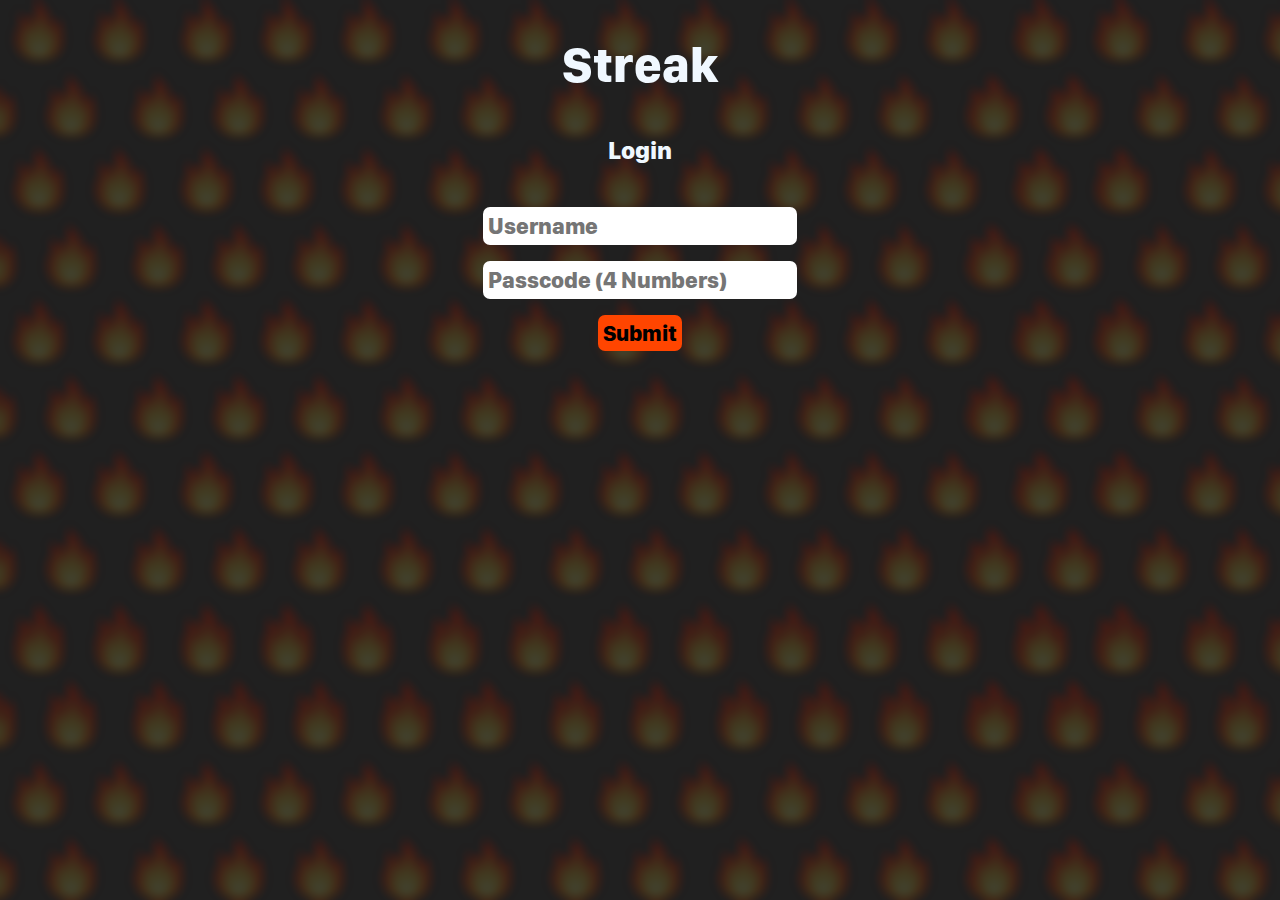
<file: streak/index.html>
<!DOCTYPE html>
<html lang="en">
<head>
    <meta charset="UTF-8">
    <meta http-equiv="X-UA-Compatible" content="IE=edge">
    <meta name="viewport" content="width=device-width, initial-scale=1.0">
    <title>Streak - Login</title>
    <link rel="stylesheet" href="assets/css/login.css">
    <script src="assets/js/user.js"></script>
</head>
<body>
    <section>
        <h1>Streak</h1>
        <h5>Login</h5>
        <form>
            <input type="text" id="username" placeholder="Username" required/><br><p></p>
            <input type="text" id="pass" placeholder="Passcode (4 Numbers)" maxlength="4" required/><br><p id="txtbox"></p>
            <input type="button" id="btn" value="Submit" onclick=login()>
        </form>
        <span><h6 id="txt"></h6></span>
    </section>
</body>
</html>
</file>
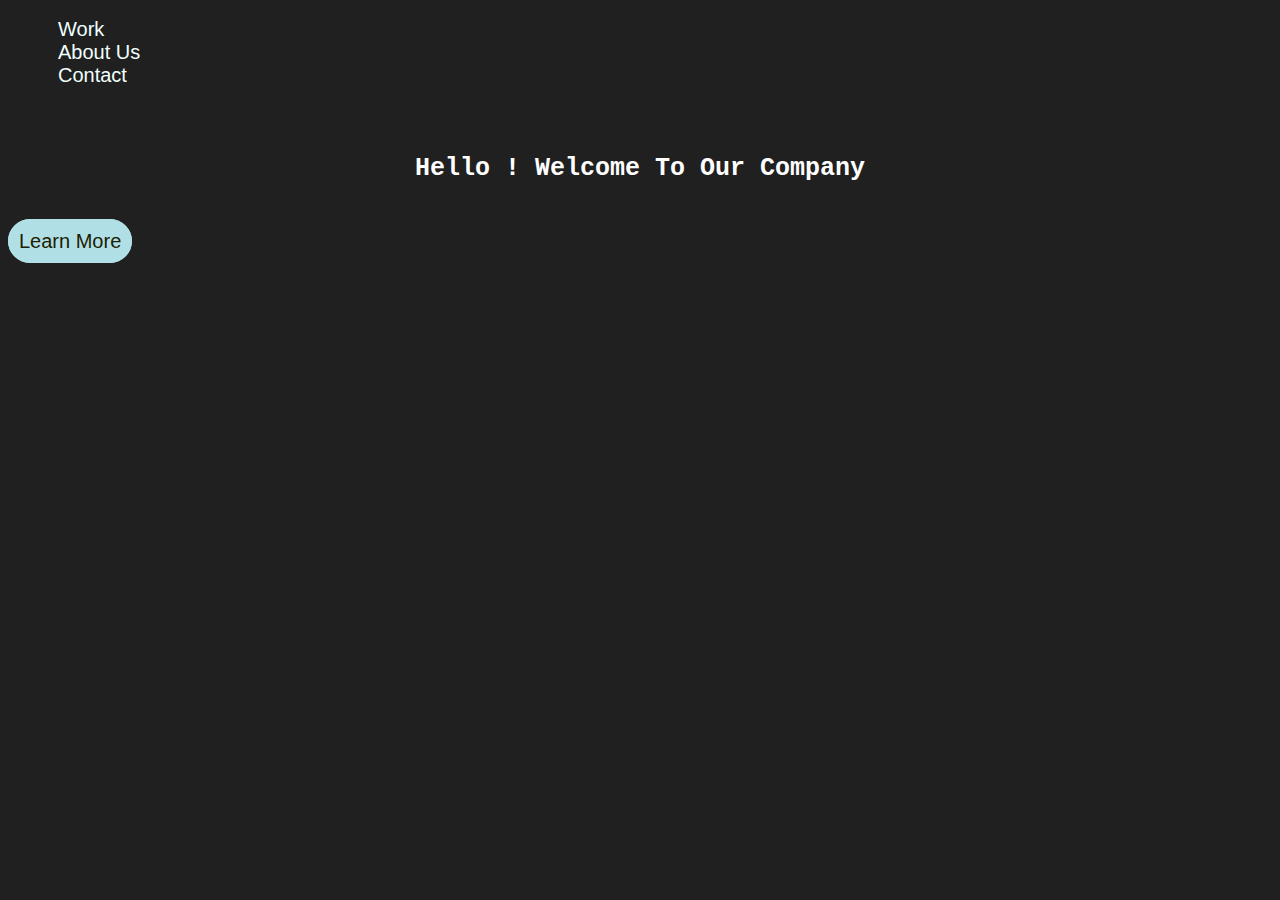
<file: sites/Company/index.html>
<!DOCTYPE html>
<html lang="en">
<head>
    <link rel="stylesheet" href="main.css">
    <meta charset="UTF-8">
    <meta name="viewport" content="width=device-width, initial-scale=1.0">
    <title>Company</title>
</head>
<body>
    <header class="nav">
        <div>
            <a class="navtxt" href="#" title="Work ;)">Work</a><br>
            <a class="navtxt" href="#" title="About Our Company ;)">About Us</a><br>
            <a class="navtxt" href="#" title="Contact Us ;)">Contact</a><br>
        </div>
    </header>
    <section class="position">
        <h1 class="title">
            Hello ! Welcome To Our Company
        </h1>
        <a class="btn" href="#presentation">Learn More</a>
        </a>
    </section>
    </span>
</body>
</html>
</file>
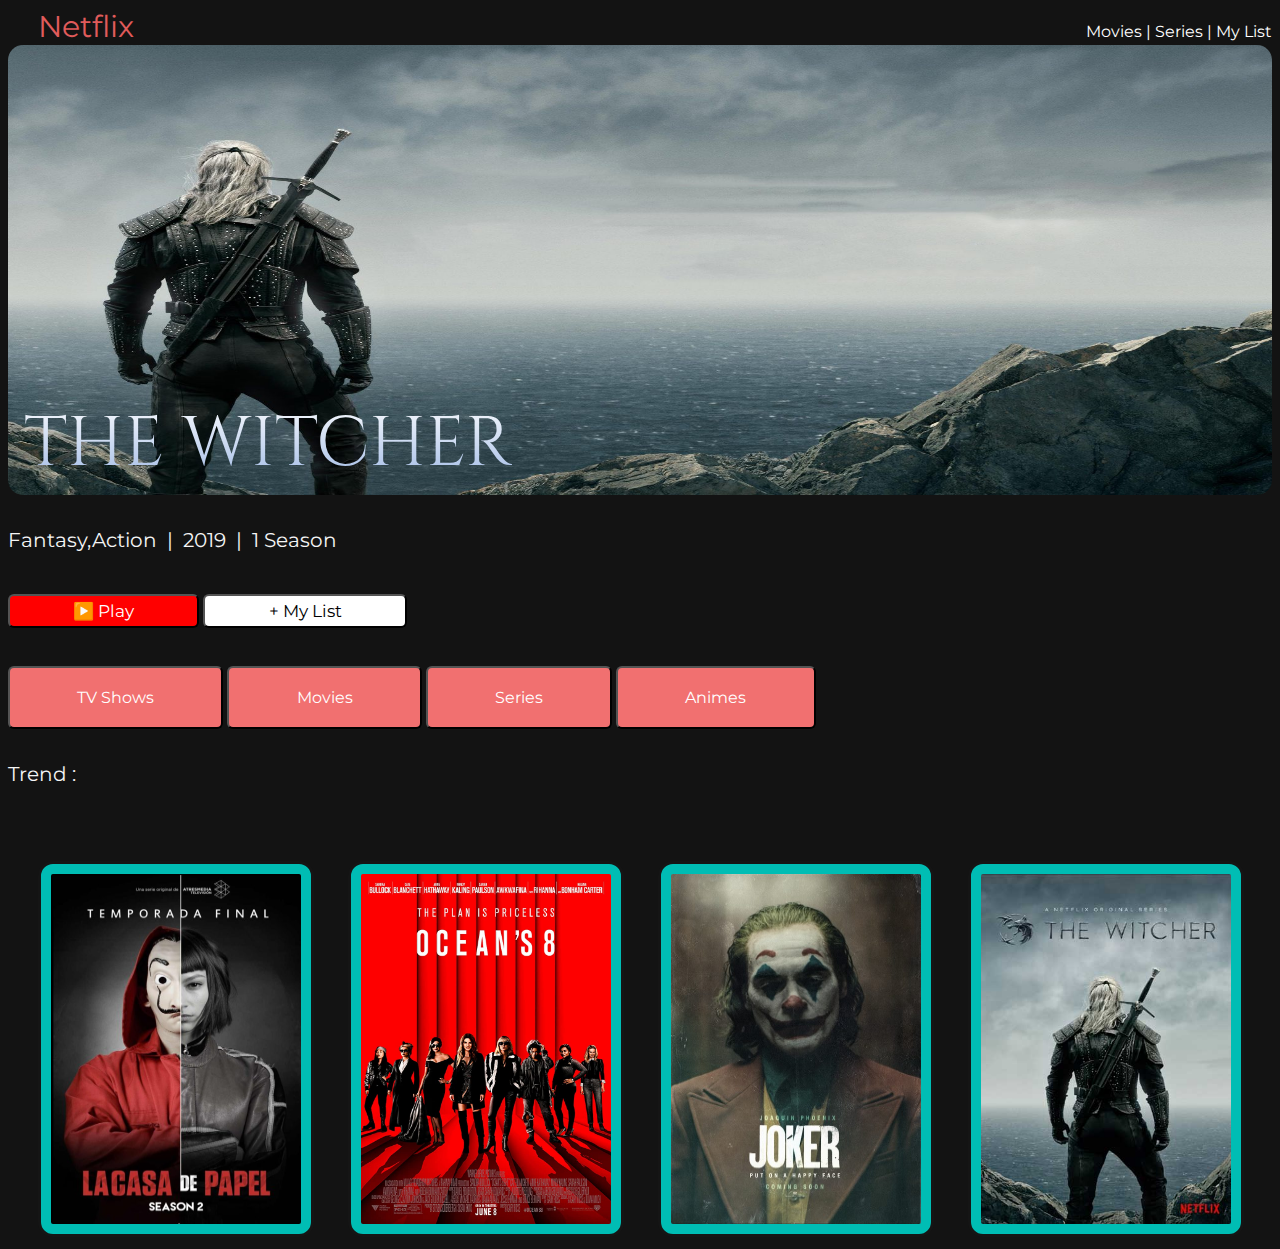
<file: sites/Netflix/index.html>
<!DOCTYPE html>
<head>
  <meta name="robots" content="noimageindex, noarchive">
  <meta name="apple-mobile-web-app-status-bar-style" content="default">
  <meta name="mobile-web-app-capable" content="yes">
  <meta name="theme-color" content="#ffffff">
  <meta id="viewport" name="viewport" content="width=device-width, initial-scale=1, minimum-scale=1, maximum-scale=1, viewport-fit=cover">
  <meta charset="UTF-8">
  <meta name="viewport" content="width=device-width, initial-scale=1.0">
  <meta http-equiv="X-UA-Compatible" content="ie=edge">
  <link rel="stylesheet" href="main.css">
  <title>Netflix</title>
</head>
<body>
  <header>
    <a href="#logo" style="font-size: 30px;Color:rgb(224, 91, 91);padding-right: 75%;">Netflix</a>
    <a href="#movie">Movies</a>
    <a> | </a>
    <a href="#serie">Series</a>
    <a> | </a>
    <a href="#mylist">My List</a>
  </header>
  <div class="container">
   <img src="assets/img/witcher.jpg">
   <div class="movie-title">THE WITCHER</div>
  </div>
<section>
  <!--<h1 style="color: SkyBlue">THE WITCHER</h1>-->
  <h2 style="font-size: 20px;">Fantasy,Action&nbsp;&nbsp;|&nbsp;&nbsp;2019&nbsp;&nbsp;|&nbsp;&nbsp;1 Season</h2>
  <button href="#">▶️ Play</button>
  <button href="#" style="color:black;background:white;">+ My List</button>
</section>
<button class="mybtn" href="#">&nbsp;TV Shows&nbsp;</button>
<button class="mybtn" href="#">&nbsp;Movies&nbsp;</button>
<button class="mybtn" href="#">&nbsp;Series&nbsp;</button>
<button class="mybtn" href="#">&nbsp;Animes&nbsp;</button>
<section>
  <h3>Trend :</h3>
  <img class="series-img" src="assets/img/lcdp.jpg" href="#">
  <img class="series-img" src="assets/img/serie1.jpg" href="#">
  <img class="series-img" src="assets/img/joker.jpg" href="#">
  <img class="series-img" src="assets/img/the-witcher.jpg" href="#">
</section>
</body>
</file>
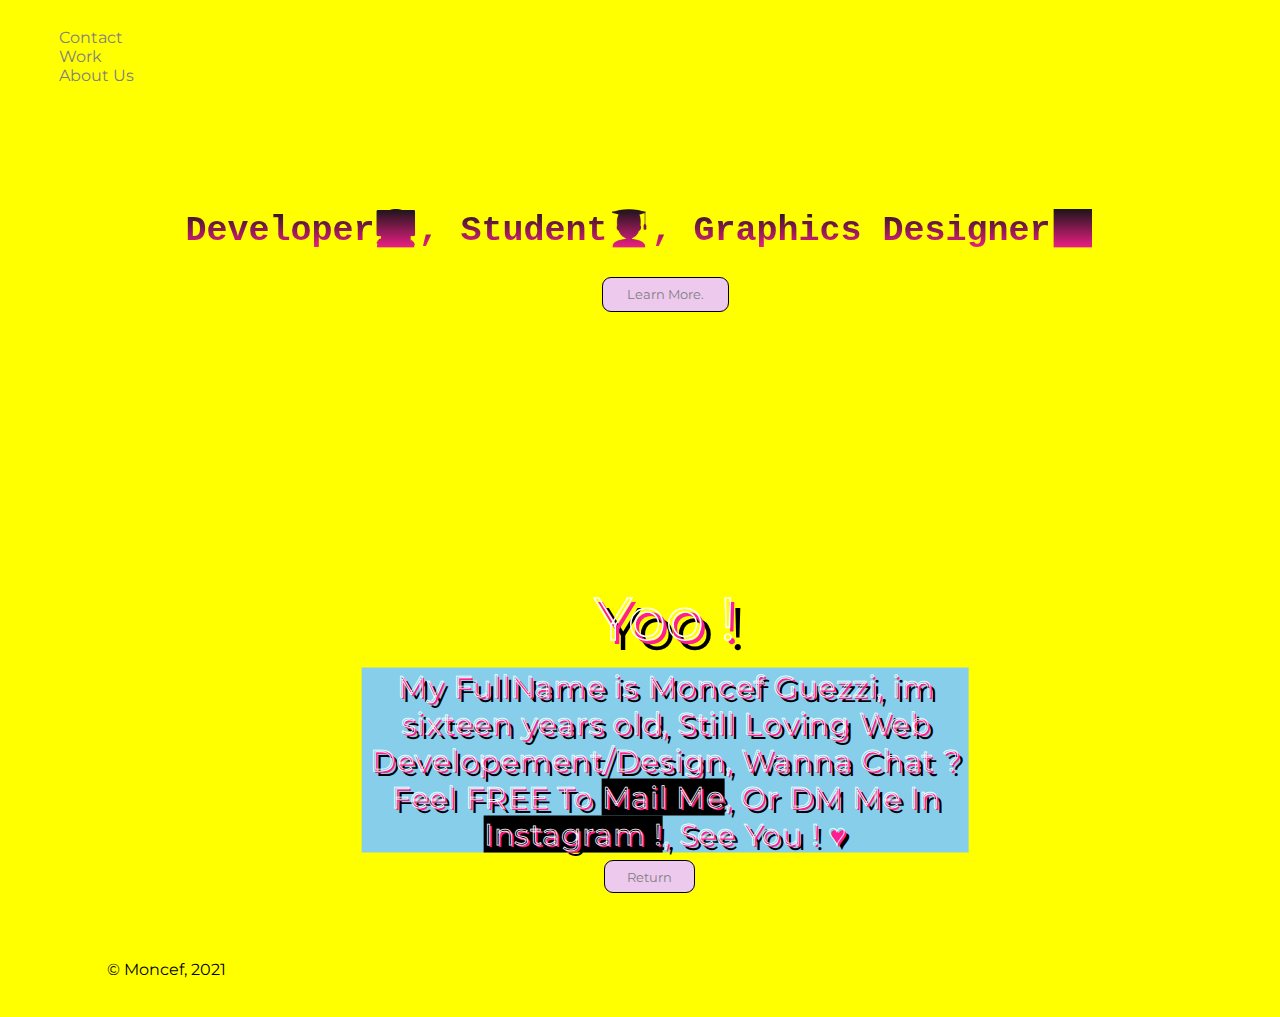
<file: sites/Porfolio/index.html>
<!-- Welcome To The Source Code Haha °_°

    ========         ====        ====
    ==========        ====      ====    
    ====    ====       ====    ====     
    ====   ====         ====  ====      
    ==========            ======        
    ====   ====            ====         
    ====    ====           ====         
    ==========             ====         
    =========              ====

    ==           ==      ===      =====      ====       ======   ==========   ===========       INSTA: @MONCXF
    ====       ====    ==   ==    =======    ====     ========   ==========   ===========       FACEBOOK: MONCEF.GUEZ.1
    ======   ======   ==     ==   ==== ===   ====    ====        ===          ====              SNAPCHAT: @MONCEF.GZ
    ==== == == ====  ===     ===  ====  ===  ====   ===          =======      =======           
    ====  ===  ====  ===     ===  ====   === ====   ===          =======      =======           
    ====       ====   ==     ==   ====    =======    ====        ===          ====
    ====       ====    ==   ==    ====     ======     ========   ==========   ====
    ====       ====      ===      ====      =====       ======   ==========   ====                 © Moncef Guezzi
-->
<!doctype html>
<head>
    <title>Moncef Guezzi - Web, Games, Apps Developer</title>
    <link rel="stylesheet" href="main.css">
    <meta charset="UTF-8">
    <meta name="viewport" content="width=device-width, initial-scale=1.0">
</head>
<body>
    <section title="Hey Again :)♥">
        <a style="text-decoration: none;" href="#" title="Contact Me ;)">Contact</a>
        <br></b>
        <a style="text-decoration: none;" href="#" title="Work Together ?">Work</a>
        <br></b>
        <a style="text-decoration: none;" href="#" title="Learn More About Me HaHaHaHa">About Us</a>
    </section>
    <h1>Developer👨🏼‍💻, Student👨🏻‍🎓, Graphics Designer🖼️</h1>
    <section class="btn-pos">
    <a href="#presentation" class="btn" title="Learn More About Me ;)">Learn More.</a>
    </section>
    <section id="presentation">
        <section class="text-pos">
    <span title="Hello :)">
        Yoo !
    </span>
    <span class="text"  title="Presentation About Your Friend Moncef :)">
        My FullName is Moncef Guezzi, im sixteen years old, Still Loving Web Developement/Design,
        Wanna Chat ? Feel FREE To <a class="link" href="mailto:moncefgz05@gmail.com" style="background: black;text-decoration: none;" title="My E-mail :)">Mail Me</a>, 
        Or DM Me In <a class="link" href="https://instagram.com/moncxf" style="background: black;text-decoration: none;" title="My Instagram ;)">Instagram !</a>, See You ! ♥
    </span>
    <br></br>
    <br></br>
    <br></br>
    <br></br>    <br></br>
    <br></br>
    <br></br>
    <br></br>    <br></br>
    <br></br>
        <section class="btn-pos2">
    <a href="#" class="btn-return" title="click to return ;)">Return</a>
        </section>
    <br></br>
    <br></br>
    <br></br>
    <footer>&copy; Moncef, 2021</footer>
    <br></br>
    </section>
</section>
</body>
</file>
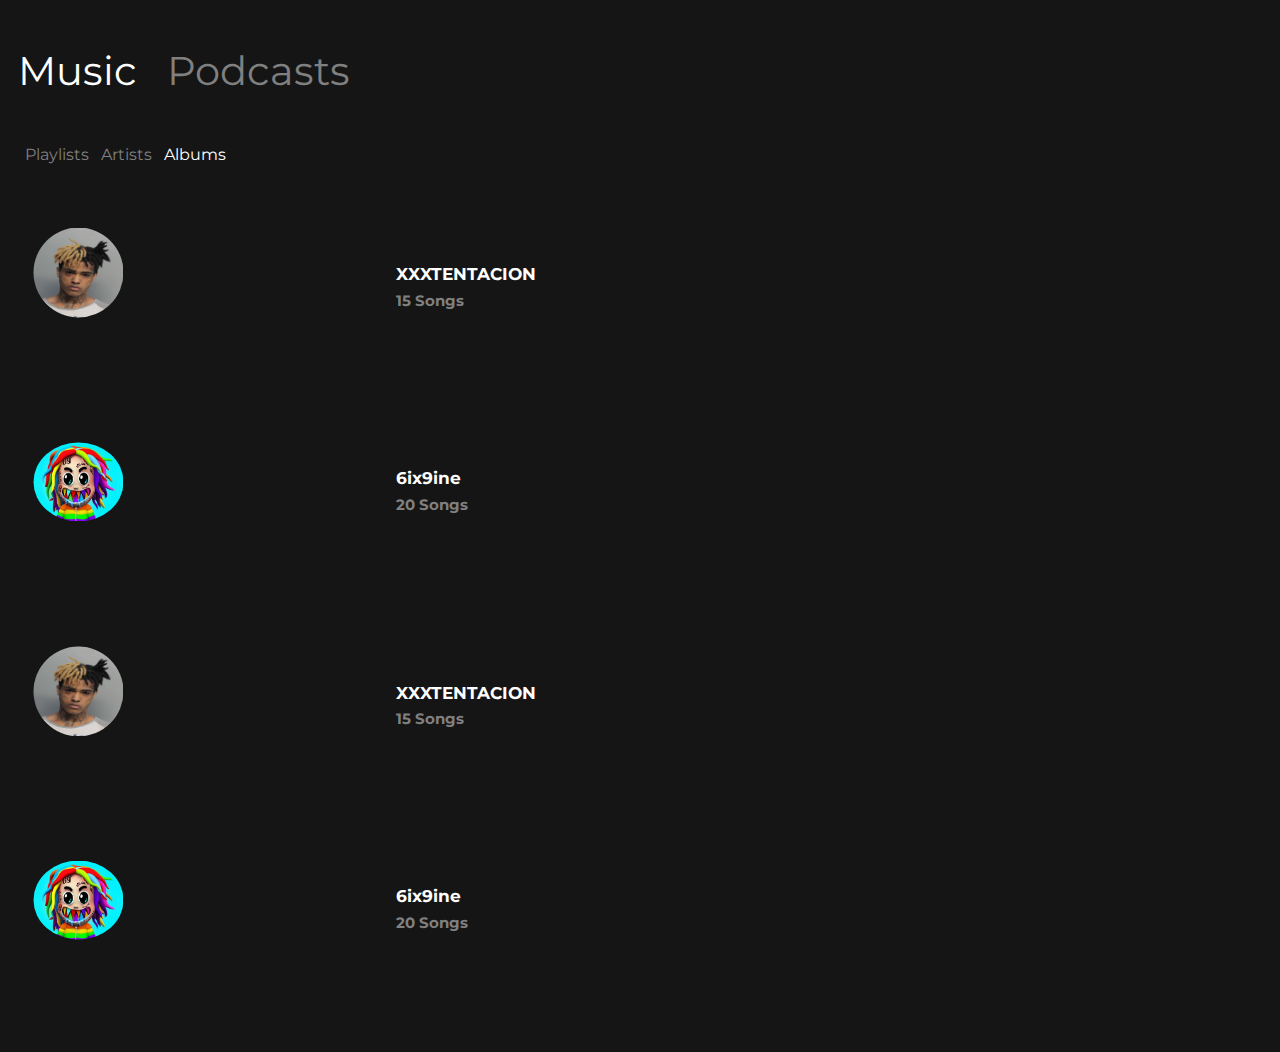
<file: sites/Spotify/index.html>
<!doctype html>
<head>
    <meta name="viewport" content="width=device-width, initial-scale=1">
    <link rel="stylesheet" href="main.css">
    <title>Spotify</title>
</head>
<body>
    <header>
        <a href="#music">&nbsp;Music&nbsp;</a>
        <a href="#Podcasts" style="color: gray;">&nbsp;Podcasts&nbsp;</a>
    </header>
    <section>
        <a href="#" style="color: gray;">&nbsp;Playlists&nbsp;</a>
        <a href="#" style="color: gray;">&nbsp;Artists&nbsp;</a>
        <a href="#">&nbsp;Albums&nbsp;</a>
    </section>
    <section>
        <img src="img/Xxxtentacion.jpg"><h3>XXXTENTACION</h3><h4>15 Songs</h4>
        <img src="img/69.jpg"><h3>6ix9ine</h3><h4>20 Songs</h4>
        <img src="img/Xxxtentacion.jpg"><h3>XXXTENTACION</h3><h4>15 Songs</h4>
        <img src="img/69.jpg"><h3>6ix9ine</h3><h4>20 Songs</h4>
    </section>
</body>
</file>
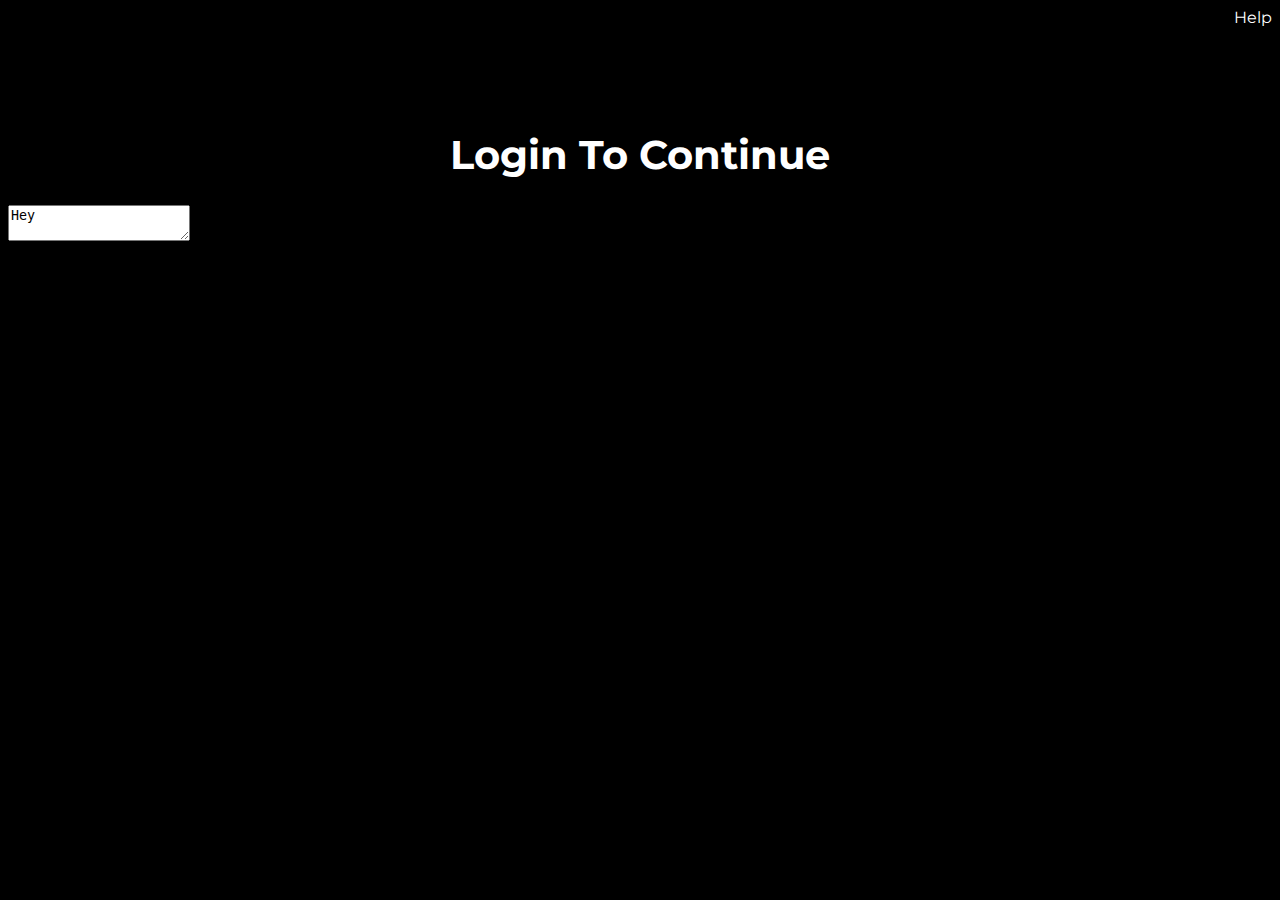
<file: sites/Netflix/login.html>
<!DOCTYPE html>
<head>
    <title>Netflix - Login</title>
    <style>
        @import url('https://fonts.googleapis.com/css2?family=Montserrat:wght@600&display=swap');
        body {
            background: Black;
        }
        header {
            text-align: right;
            font-family: Montserrat;
        }
        a {
            text-decoration: none;
            color:white;
        }
        h1 {
            padding-top: 6%;
            text-align: center;
            font-size: 40px;
            color: White;
            font-family: Montserrat;
        }
    </style>
</head>
<body>
    <header>
        <a href="#">Help</a>
    </header>
    <section>
        <h1>Login To Continue</h1>
    </section>
    <section>
        <textarea>Hey</textarea>
    </section>
</body>
</file>
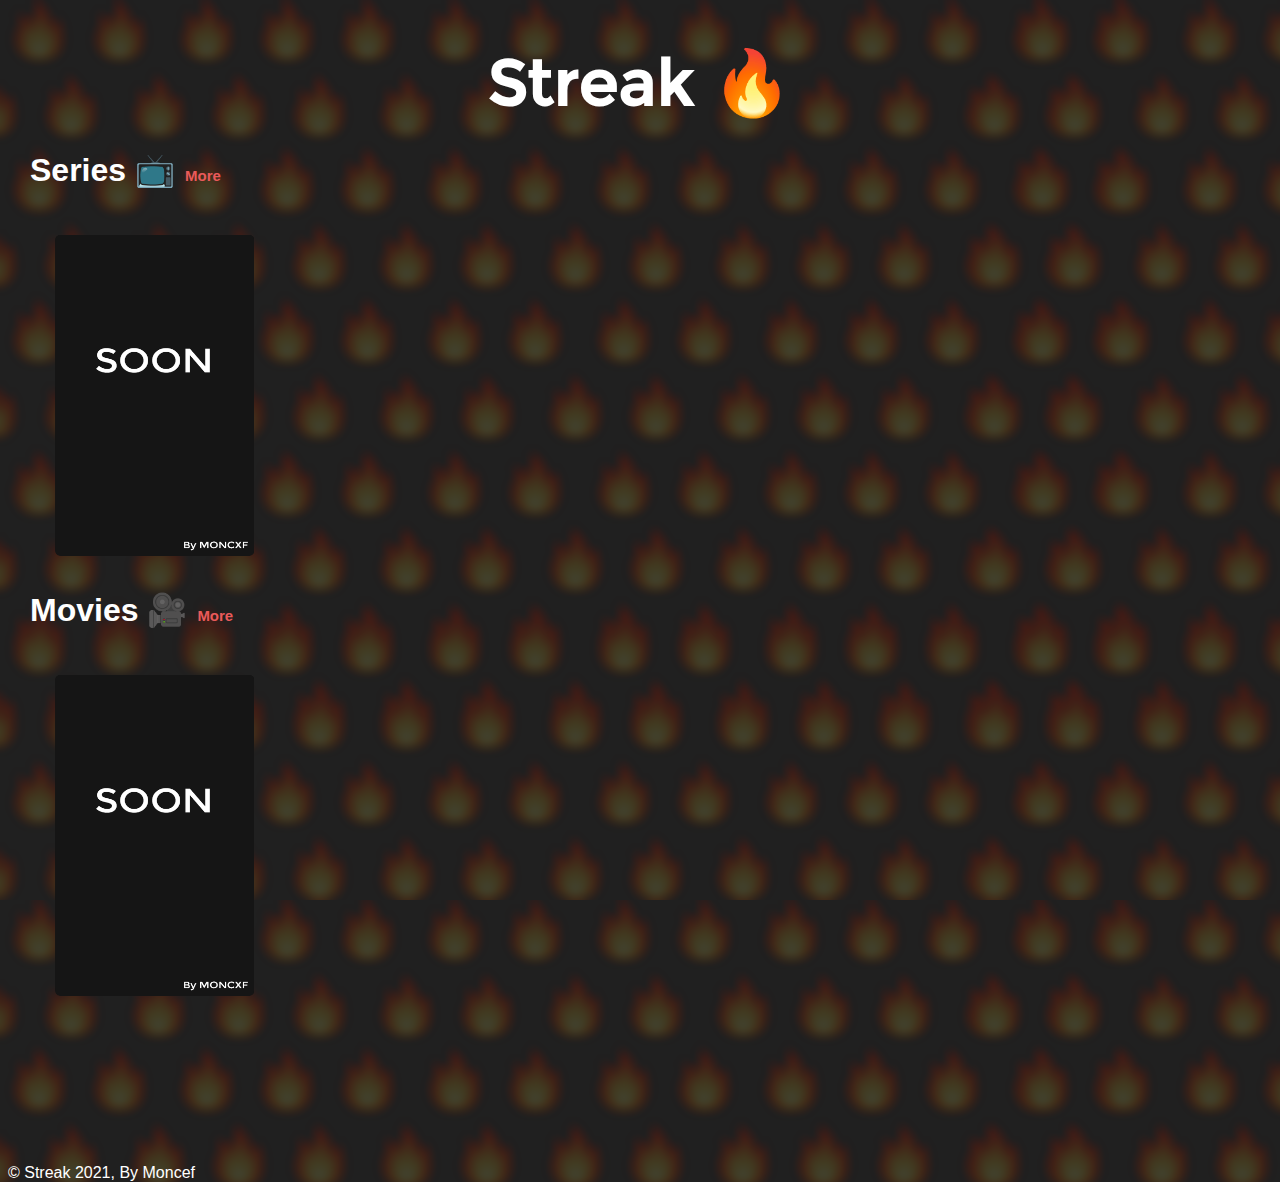
<file: streak/app/home.html>
<!DOCTYPE html>
<html lang="en">
<head>
    <meta charset="UTF-8">
    <meta http-equiv="X-UA-Compatible" content="IE=edge">
    <meta name="viewport" content="width=device-width, initial-scale=1.0, user-scalable=no">
    <title>Streak, Watch For Free</title>
    <link rel="shortcut icon" href="../assets/img/icon.png">
    <link rel="stylesheet" href="../assets/css/fronted.css">
    <script>
        // alert("Hey, just wanna say that this site is under developement, thanks for your visit !")
        function myFunc(){
            alert('This Is Just A Test Website, Thanks For Checking My Work Ma Friend ;)  moncef ♥');
        }
        function tab(){
            alert("Click OK To Enter To The Settings")
            alert("Soon lmao meskin pas encore")
        }
    </script>
</head>
<body>
    <section class="nav">
        <h1>Streak 🔥</h1>
    </section>
    <section class="series">
        <h1 class="txt">Series 📺<a href="#" class="more">More</a></h1>
        <div class="slider">
        <img src="../assets/img/thumb.png" class="thumb" onclick=myFunc()>
        </div>
    </section>
    <section class="movies">
        <h1 class="txt">Movies 🎥<a href="#" class="more">More</a></h1>
        <div class="slider">
        <img src="../assets/img/thumb.png" class="thumb" onclick=myFunc()>
        </div>
    </section>
    <!-- <a href="#" class="btn" onclick=tab() title="Settings">+</a> -->
    <footer>&copy; Streak 2021, By Moncef</footer>
</body>
</html>
</file>
<file: streak/assets/css/login.css>
@font-face{
    font-family: mont;
    src: url(../fonts/ios.otf);
}
body {
    background-image: url('../img/bg.png');
    font-family: mont;
    color: aliceblue;
    user-select:none;
}
header {
    text-align: right;
}
a {
    text-decoration: none;
    font-size: 25px;
    font-weight: bold;
    color: aliceblue;
}
h1 {
    font-size: 50px;
}
h5 {
    font-size: 25px;
}
section {
    text-align: center;
}
input {
    border: none;
    font-family: mont;
    font-size: 23px;
    padding: 5px;
    border-radius: 7px;
    background: white;
    transition-duration: .3s;
}
input:hover, input:focus{
    border: 3px solid black;
    font-size: 23.5px;
    padding: 6px;
    background: rgb(230, 230, 230);
}
#btn {
    font-size: 22px;
    padding: 5px;
    border: none;
    border-radius: 7px;
    background: orangered;
    color: black;
    transition-duration: .3s;
    font-weight: bold;
}
#btn:focus, #btn:hover{
    font-size: 25px;
    padding: 6px;
    border: none;
}
h6 {
    font-weight: bold;
    font-size: 12px;
}
</file>
<file: sites/Company/main.css>
html {
    scroll-behavior: smooth;
}
body {
    overflow: hidden;
    background: #202020;
}
.navtxt {
    text-decoration: none;
    color: azure;
    font-family: arial;
    font-size: 20px;
    position: relative;
    right: -50px;
    top: 10px;
}
.navtxt:hover {
    color: rgb(179, 162, 179);
    font-size: 23px;
    transition-duration: 0.25s;
    position: relative;
    right: -60px;
}
.title {
    text-align: center;
    font-family: Courier;
    color: white;
    font-size: 25px;
    position: relative;
    top: 60px;
}
.title:hover {
    color:skyblue;
    font-size: 26px;
    transition-duration: 0.25s;
}
.btn {
    border: 1px solid powderblue;
    border-radius: 30px;
    padding: 10px;
    position: relative;
    top: 90px;
    background-color: powderblue;
    font-size: 20px;
    font-family: arial;
    text-decoration: none;
    color: #202002;
}
.presentation {
    text-align: center;
    position: relative;
    top: 300px;
}
</file>
<file: sites/Netflix/main.css>
@import url('https://fonts.googleapis.com/css2?family=Montserrat:wght@600&display=swap');
@import url('https://fonts.googleapis.com/css2?family=Cinzel:wght@500&display=swap');
body {
    background: #131313;
}
h1 {
    color:aliceblue;
    font-family: -apple-system, BlinkMacSystemFont, 'Segoe UI', Roboto, Oxygen, Ubuntu, Cantarell, 'Open Sans', 'Helvetica Neue', sans-serif;
}
h2 {
    color:whitesmoke;
    font-family:'Montserrat';
    font-weight:normal;
    font-size:13px;
    padding-top: 1%;
    padding-bottom: 2%;
}
img {
    width: 100%;
    height: 450px;
    background:  #00bdb4;
    border-radius: 15px;
}
button {
    border-radius: 6px;
    font-family: Montserrat;
    color: White;
    background: red;
    font-size: 17px;
    padding-left: 5%;
    padding-right: 5%;
    padding-top: 5px;
    padding-bottom: 5px;
}
a {
    font-family: Montserrat;
    text-decoration: None;
    color: white;
}
header {
    text-align: right;
}
.mybtn {
    margin-top: 3%;
    border-radius: 6px;
    font-family: Montserrat;
    color: White;
    background: rgb(241, 112, 112);
    font-size: 16px;
    padding-left: 5%;
    padding-right: 5%;
    padding-top: 20px;
    padding-bottom: 20px;
}
.container {
    position: relative;
    text-align: center;
    color: white;
  }
  .movie-title {
    position: absolute;
    bottom: 8px;
    left: 16px;
    background: -webkit-linear-gradient(#ffffff, #98b4e3);
    -webkit-background-clip: text;
    -webkit-text-fill-color: transparent;
    font-size: 70Px;
    font-family: Cinzel;
  }
  h3 {
    color:whitesmoke;
    font-family:'Montserrat';
    font-weight:normal;
    font-size:20px;
    padding-top: 1%;
    padding-bottom: 2%;
  }
  .series-img {
      width: 250px;
      height: 350px;
      margin: auto;
      margin-top: 30px;
      margin-left: 30px;
      padding: 10px;
      border: #151515 solid 3px;
  }
</file>
<file: sites/Porfolio/main.css>
@import url('https://fonts.googleapis.com/css2?family=Montserrat:wght@700&display=swap');
html {
    scroll-behavior: smooth;
}
body {
    overflow: hidden;
    background: Yellow;
}
section {
    position: relative;
    top: 20px;
    padding-left: 4%;
    font-family: Montserrat;
    font-size: 16px;
    text-decoration: none;
}
a {
    color: gray;
}
a:hover {
    color: rgb(80, 69, 69);
    font-size: 21px;
}
a:focus {
    color: rgb(80, 69, 69);
    font-size: 21px;
}
span{
    font-size: 60px;
    text-align: center;
    font-family: Montserrat;
    position: absolute;
    top: 30%;
    left: 50%;
    transform: translate(-50%, -50%);
    font-size:clamp(60px, 8vw, 60px)
      letter-spacing:0.05em;
    -webkit-text-fill-color: transparent;
    -webkit-text-stroke-width: 1.5px;
    -webkit-text-stroke-color: white;
    text-shadow: 
                          4px 4px #ff1f8f,
                          10px 10px #000000;
    text-decoration: none;
                        }
.text {
    text-align: center;
    background: SkyBlue;
    font-family: Montserrat;
    position: absolute;
    top: 55%;
    left: 50%;
    transform: translate(-50%, -50%);
    font-size:30px;
      letter-spacing:0.025em;
    -webkit-text-fill-color: transparent;
    -webkit-text-stroke-width: 0.75px;
    -webkit-text-stroke-color: white;
    text-shadow: 
                          2px 2px #ff1f8f,
                          5px 5px #000000;
    text-decoration: none;
}
h1 {
    text-align: center;
    position: relative;
    top: 120px;
    font-size: 35px;
    font-family: 'Courier New', Courier, monospace;
    background: -webkit-linear-gradient(#151515, #ff1f8f);
    -webkit-background-clip: text;
    -webkit-text-fill-color: transparent;
}
.btn {
    background: rgb(238, 201, 238);
    padding-left: 2%;
    padding-right: 2%;
    padding-top: 0.7%;
    padding-bottom: 0.7%;
    border: Black solid 1px;
    border-radius: 9px;
    text-decoration: none;
    font-family: Montserrat;
    font-size: 13px;
}
.btn:focus{
    background: rgb(218, 159, 218);
    padding-left: 2%;
    padding-right: 2%;
    padding-top: 0.7%;
    padding-bottom: 0.7%;
    border: Black solid 1px;
    border-radius: 9px;
    text-decoration: none;
    font-family: Montserrat;
    font-size: 14px;
}
.btn-pos {
    text-align: center;
    position: relative;
    top: 130px;
}
.text-pos {
    position: relative;
    top: 10px;
    margin-top: 20%;
}
.btn-return {
    background: rgb(238, 201, 238);
    padding-left: 2%;
    padding-right: 2%;
    padding-top: 0.7%;
    padding-bottom: 0.7%;
    border: Black solid 1px;
    border-radius: 9px;
    text-decoration: none;
    font-family: Montserrat;
    font-size: 13px;
    position: relative;
    top: 70Px;
}
.btn-pos2 {
    position: relative;
    left: 450px;
    top: -30px;
}
</file>
<file: sites/Spotify/main.css>
@import url('https://fonts.googleapis.com/css2?family=Montserrat:wght@500&display=swap');
body {
    background: #151515;
}
header {
    padding-top: 3%;
    font-size: 40px;
    font-family: Montserrat;
}
a {
    text-decoration: none;
    color: white;
    font-family: Montserrat;
}
section {
    padding-top: 4%;
    padding-left: 1%;
}
img {
    padding: 1%;
    /* margin-top: 3%; */
    border-radius: 50%;
    width: 90px;
}
h3 {
    font-size: 17px;
    color: white;
    font-family: Montserrat;
    padding-left: 30%;
    /* margin-top: 10px; */
    position: relative;
    top: -87px;
}
h4 {
    font-size: 15px;
    font-family: Montserrat;
    color: gray;
    position: relative;
    top: -100px;
    padding-left: 30%;
}
</file>
<file: streak/assets/css/fronted.css>
@font-face{
    font-family: myfont;
    src: url(../fonts/mont.ttf);
}
body {
	user-select:none;
    background-image: url('../img/bg.png');
    font-family: Arial;
    color: white;
}
.nav {
    font-family: myfont;
    text-align: center;
    /* position: absolute;
    left: 30px; */
    font-size: xx-large;
    transition-duration: 0.15s;
}
.nav:hover {
    font-size: 34px;
    /* position: absolute;
    left: 32px; */
    filter: drop-shadow(5px 5px 15px gray);
}
.series {
    position: absolute;
    top: 130px;
    left: 30px;
}
div.slider {
    overflow: auto;
    white-space: nowrap;
}
.thumb {
    width: 210px;
    height: 330px;
    transition-duration: 0.15s;
    padding: 20px;
}
.thumb:hover {
    filter: drop-shadow(5px 5px 5px #151515);
    width: 215px;
}
.movies {
    position: absolute;
    top: 570px;
    left: 30px;
}
footer {
    position: relative;
    top: 1000px;
}
.btn {
    color: orangered;
    text-decoration: none;
    font-size: 60px;
    position: fixed;
    top: 620px;
    right: 20px;
    border: solid 1px white;
    border-radius: 50%;
    background: white;
    padding-left: 15px;
    padding-right: 15px;
    transition-duration: .15s;
    box-shadow: 2px 2px 5px gray;
}
.btn:hover {
    box-shadow: 5px 5px 10px gray;
    font-size: 62px;
}
.more {
    position: relative;
    left: 10px;
    color: rgb(233, 90, 90);
    text-decoration: none;
    font-size: 15px;
    transition-duration: 0.3s;
}
.more:hover {
    font-size: 16px;
}
.txt {
    transition-duration: .25s;
}
.txt:hover {
    font-size: 27px;
}
</file>
